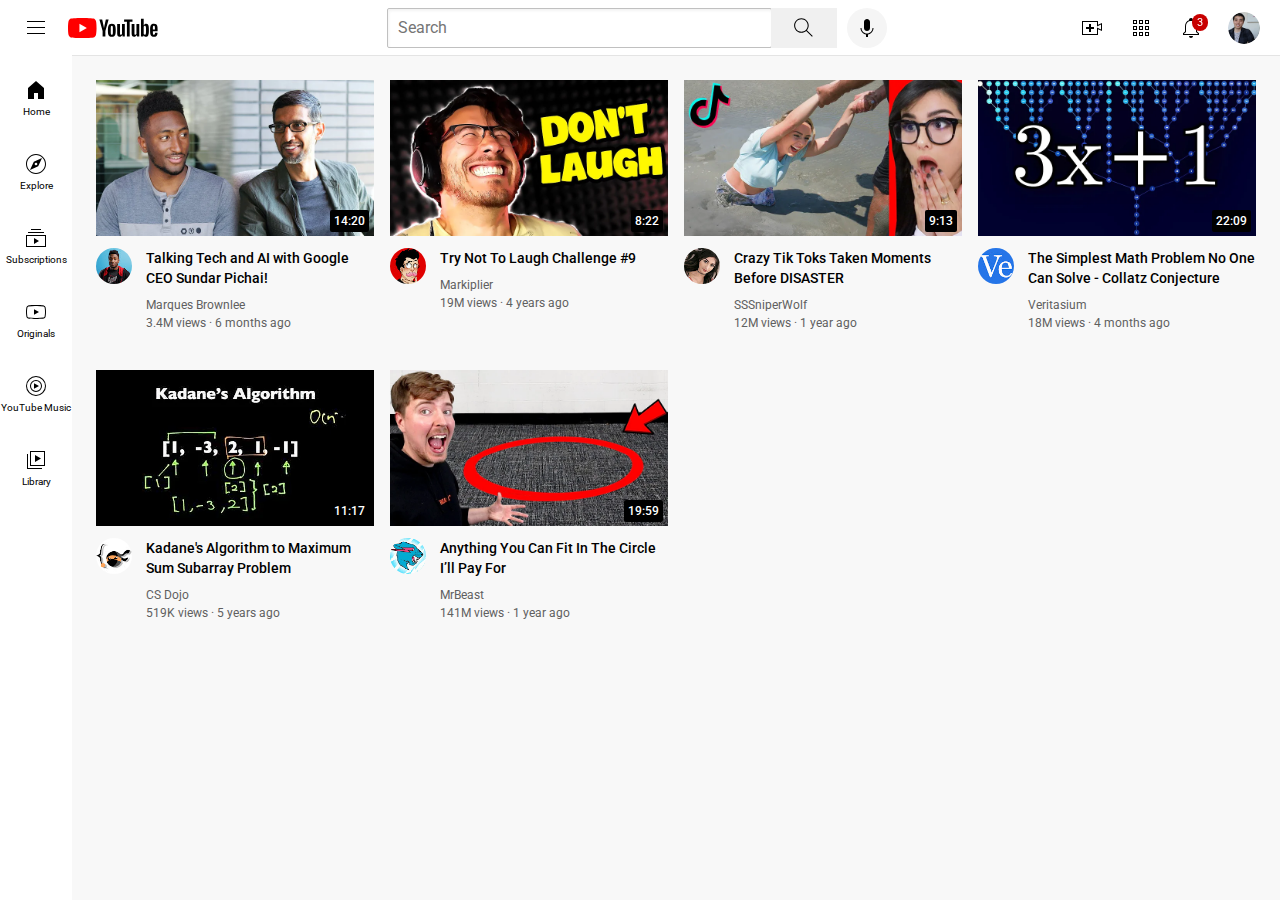
<file: index.html>
<!DOCTYPE html>
<html lang="en">
<head>
    <meta charset="UTF-8">
    <meta http-equiv="X-UA-Compatible" content="IE=edge">
    <meta name="viewport" content="width=device-width, initial-scale=1.0">
    <link rel="preconnect" href="https://fonts.googleapis.com">
<link rel="preconnect" href="https://fonts.gstatic.com" crossorigin>
<link href="https://fonts.googleapis.com/css2?family=Roboto:wght@400;500;700&display=swap" rel="stylesheet">
    <title>Youtube.com clone</title>
    <link rel="stylesheet" href="styles/general.css">
    <link rel="stylesheet" href="styles/header.css">
    <link rel="stylesheet" href="styles/video.css">
    <link rel="stylesheet" href="styles/sidebar.css">
   
        <!-- /* .thumbnail{
            width: 300px;
            height: 300px;
            object-fit: contain;
            object-position: bottom;
            border-width: 1px;
            border-style: solid;
            border-color: red;
        } */ -->
     
    
</head>
<body>
    <header class="header">
        <div class="left-section">
            <img class="hamburger-menu" src="icons/hamburger-menu.svg" >
            <img class="youtube-logo" src="icons/youtube-logo.svg" >
        </div>
        <div class="middle-section">
            <input class="search-bar" type="text" placeholder="Search">
            <button class="search-button">
                <img class="search-icon" src="icons/search.svg" >
                <div class="tooltip">Search</div>
            </button>
            <button class="voice-search-button">
                <img class="voice-search-icon" src="icons/voice-search-icon.svg" >
                <div class="tooltip">Search with your voice</div>
            </button>
        </div>
        <div class="right-section">
            <div class="upload-icon-container">
                <img class="upload-icon" src="icons/upload.svg" >
                <div class="tooltip">Create</div>
            </div>
            <div class="youtube-apps-icon-container">
                <img class="youtube-apps-icon" src="icons/youtube-apps.svg">
                <div class="tooltip">YouTube apps</div>
            </div>
            
            <div class="notification-icon-container">
                <img class="notification-icon" src="icons/notifications.svg" >
                <div class="notification-count">3</div>
                <div class="tooltip">Notifications</div>
            </div>
            
            <img class="current-user-picture" src="channel-pictures/my-channel.jpeg" alt="">
        </div>
        
    </header>
    <nav class="sidebar">
        <div class="sidebar-link">
            <img src="icons/home.svg" >
            <div>Home</div>
        </div>
        <div class="sidebar-link">
            <img src="icons/explore.svg" >
            <div>Explore</div>
        </div>
        <div class="sidebar-link">
            <img src="icons/subscriptions.svg" >
            <div>Subscriptions</div>
        </div>
        <div class="sidebar-link">
            <img src="icons/originals.svg" >
            <div>Originals</div>
        </div>
        <div class="sidebar-link">
            <img src="icons/youtube-music.svg" >
            <div>YouTube Music</div>
        </div>
        <div class="sidebar-link">
            <img src="icons/library.svg" >
            <div>Library</div>
        </div>
    </nav>
    <main>
        <section class="video-grid">
            <div class="video-preview">
                <div class="thumbnail-row">
                    <img class="thumbnail" src="thumbnails/thumbnail-1.webp">
                    <div class="video-time">14:20</div>
                </div>
                <div class="video-info-grid">
                    <div class="channel-picture">
                        <img  class="profile-picture" src="channel-pictures/channel-1.jpeg" >
                    </div class="video-info-grid">
                    <div class="video-info">
                        <p class="video-title">Talking Tech and AI with Google CEO Sundar Pichai!
                        </p>
                        <p class="video-author">
                            Marques Brownlee 
                        </p>
                        <p class="video-stats">
                            3.4M views &#183; 6 months ago
                        </p>
                    </div>
                    
                    
                </div>
                    
            </div>
            <div class="video-preview">
                <div class="thumbnail-row">
                    <img class="thumbnail" src="thumbnails/thumbnail-2.webp">
                    <div class="video-time">8:22</div>
                </div>
                <div class="video-info-grid">
                    <div class="channel-picture">
                        <img  class="profile-picture" src="channel-pictures/channel-2.jpeg" >
                    </div>
                    <div class="video-info">
                        <p class="video-title">Try Not To Laugh Challenge #9
                        </p>
                        <p class="video-author">
                            Markiplier 
                        </p>
                        <p class="video-stats">
                            19M views &#183; 4 years ago
                            
                        </p>
                    </div>
                    
                    
                </div>
                    
            </div>
            <div class="video-preview">
                <div class="thumbnail-row">
                    <img class="thumbnail" src="thumbnails/thumbnail-3.webp">
                    <div class="video-time">9:13</div>
                </div>
                <div class="video-info-grid">
                    <div class="channel-picture">
                        <img  class="profile-picture" src="channel-pictures/channel-3.jpeg" >
                    </div class="video-info-grid">
                    <div class="video-info">
                        <p class="video-title">Crazy Tik Toks Taken Moments Before DISASTER
                        </p>
                        <p class="video-author">
                            SSSniperWolf
                        </p>
                        <p class="video-stats">
                            12M views &#183; 1 year ago
                        </p>
                    </div>
                    
                    
                </div>
                    
            </div>
            <div class="video-preview">
                <div class="thumbnail-row">
                    <img class="thumbnail" src="thumbnails/thumbnail-4.webp">
                    <div class="video-time">22:09</div>
                </div>
                <div class="video-info-grid">
                    <div class="channel-picture">
                        <img  class="profile-picture" src="channel-pictures/channel-4.jpeg" >
                    </div>
                    <div class="video-info">
                        <p class="video-title">The Simplest Math Problem No One Can Solve - Collatz Conjecture
                        </p>
                        <p class="video-author">
                            Veritasium
                        </p>
                        <p class="video-stats">
                            18M views &#183; 4 months ago
                            
                        </p>
                    </div>
                    
                    
                </div>
                    
            </div>
            <div class="video-preview">
                <div class="thumbnail-row">
                    <img class="thumbnail" src="thumbnails/thumbnail-5.webp">
                    <div class="video-time">11:17</div>
                </div>
                <div class="video-info-grid">
                    <div class="channel-picture">
                        <img  class="profile-picture" src="channel-pictures/channel-5.jpeg" >
                    </div class="video-info-grid">
                    <div class="video-info">
                        <p class="video-title">
                            Kadane's Algorithm to Maximum Sum Subarray Problem
                        </p>
                        <p class="video-author">
                            CS Dojo
                        </p>
                        <p class="video-stats">
                            519K views &#183; 5 years ago
                        </p>
                    </div>
                    
                    
                </div>
                    
            </div>
            <div class="video-preview">
                <div class="thumbnail-row">
                    <img class="thumbnail" src="thumbnails/thumbnail-6.webp">
                    <div class="video-time">19:59</div>
                </div>
                <div class="video-info-grid">
                    <div class="channel-picture">
                        <img  class="profile-picture" src="channel-pictures/channel-6.jpeg" >
                    </div>
                    <div class="video-info">
                        <p class="video-title">Anything You Can Fit In The Circle I’ll Pay For
                        </p>
                        <p class="video-author">
                            MrBeast 
                        </p>
                        <p class="video-stats">
                            141M views &#183; 1 year ago
                            
                        </p>
                    </div>
                    
                    
                </div>
                    
            </div>
        </section>
    </main>
    
    
   
</body>
</html
</file>
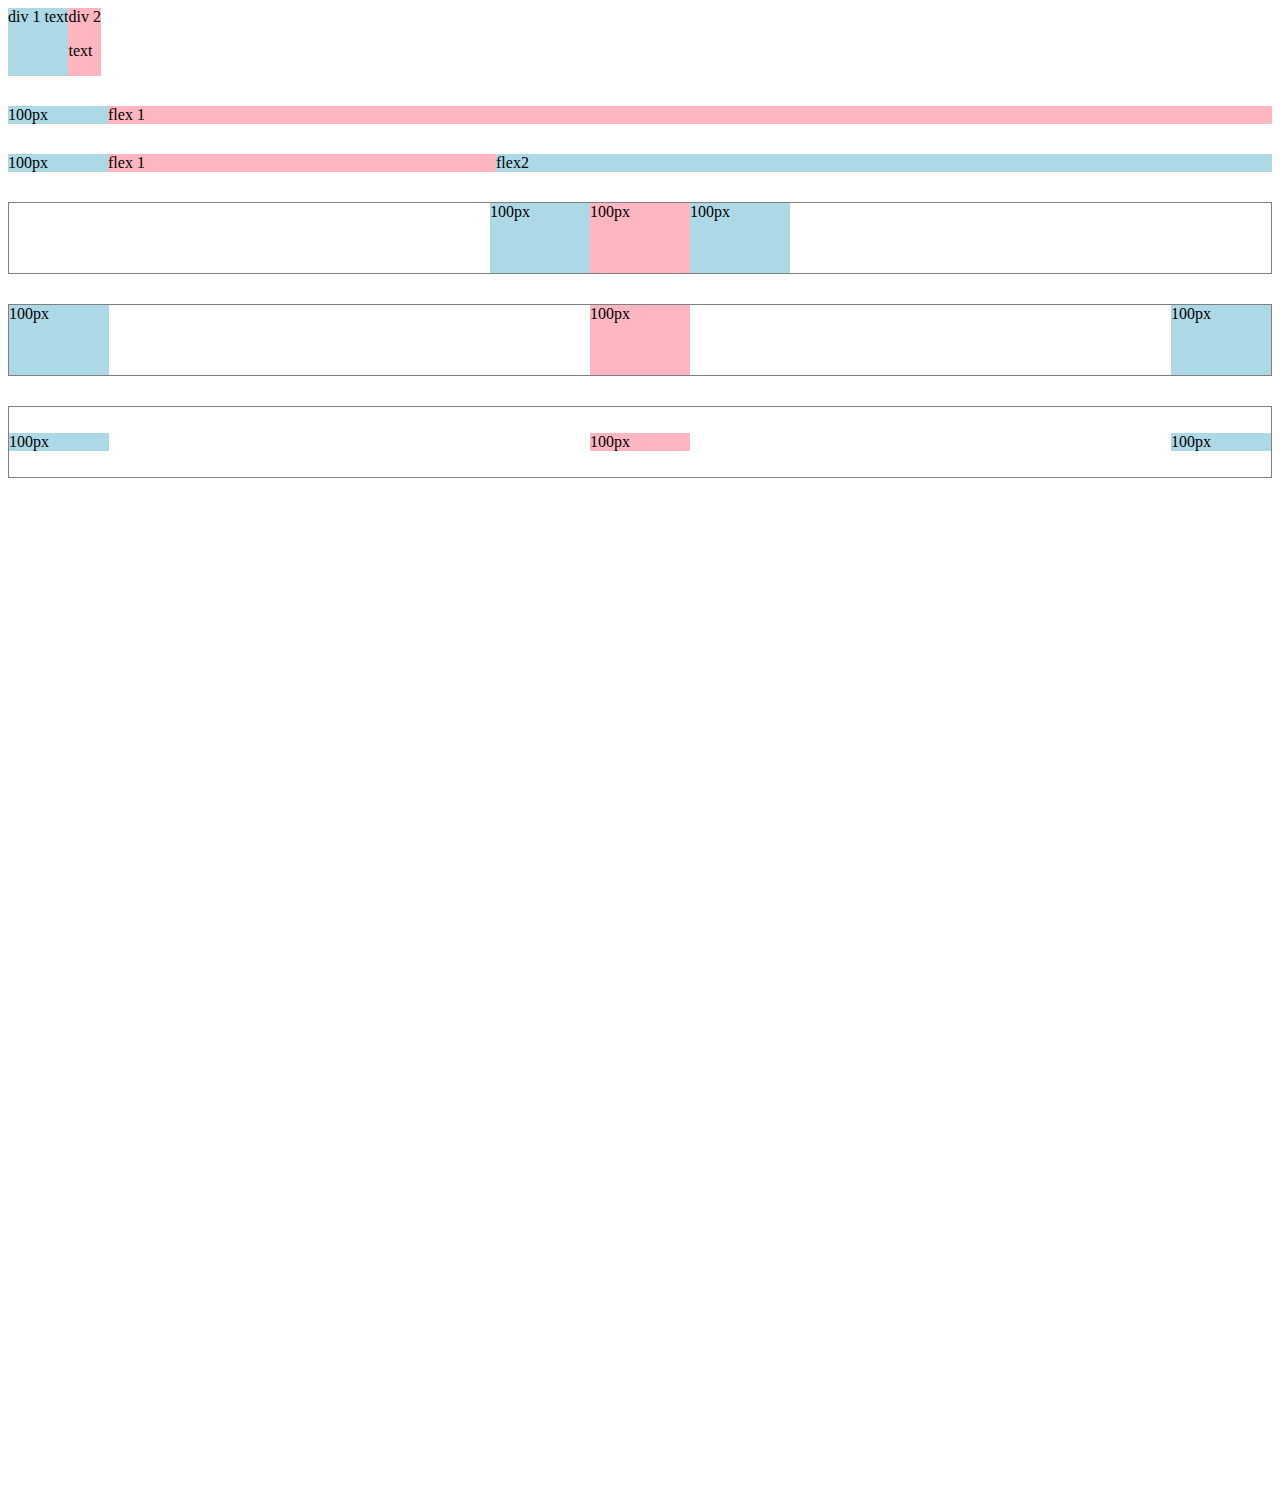
<file: flexbox.html>
<!DOCTYPE html>
<html lang="en">
<head>
    <meta charset="UTF-8">
    <meta http-equiv="X-UA-Compatible" content="IE=edge">
    <meta name="viewport" content="width=device-width, initial-scale=1.0">
    <title>Flexbox Practice</title>
</head>
<body style="padding-bottom: 1000px;">
     <div style="
     display: flex;
     flex-direction: row;
     ">
         <div style="background-color: lightblue;">div 1 text</div>
         <div style="background-color: lightpink;">div 2 <p>text</p></div>
     </div>
     <div style="
     margin-top: 30px;
        display: flex;
        flex-direction: row;
        ">
            <div style="background-color: lightblue; width: 100px;">100px</div>
            <div style="background-color: lightpink;
            flex: 1;">flex 1</div>
     </div>
     <div style="
     margin-top: 30px;
        display: flex;
        flex-direction: row;
        ">
            <div style="background-color: lightblue; width: 
            100px;">100px</div>
            <div style="background-color: lightpink;
            flex: 1;">flex 1</div>
             <div style="background-color: lightblue; width: 
             100px; flex: 2;">flex2</div>
     </div>
     <div style="
     margin-top: 30px;
     height: 70px;
     border-width: 1px;
     border-style: solid;
     border-color: gray;
        display: flex;
        flex-direction: row;
        justify-content: center;
        ">
            <div style="background-color: lightblue; width: 
            100px;">100px</div>
            <div style="background-color: lightpink;
            width: 100px;">100px</div>
             <div style="background-color: lightblue; width: 
             100px; ;">100px</div>
     </div>
     <div style="
     margin-top: 30px;
     height: 70px;
     border-width: 1px;
     border-style: solid;
     border-color: gray;
        display: flex;
        flex-direction: row;
        justify-content: space-between;
        ">
            <div style="background-color: lightblue; width: 
            100px;">100px</div>
            <div style="background-color: lightpink;
            width: 100px;">100px</div>
             <div style="background-color: lightblue; width: 
             100px; ;">100px</div>
     </div>
     <div style="
     margin-top: 30px;
     height: 70px;
     border-width: 1px;
     border-style: solid;
     border-color: gray;
        display: flex;
        flex-direction: row;
        justify-content: space-between;
        align-items: center;
        ">
            <div style="background-color: lightblue; width: 
            100px;">100px</div>
            <div style="background-color: lightpink;
            width: 100px;">100px</div>
             <div style="background-color: lightblue; width: 
             100px; ;">100px</div>
     </div>
</body>
</html>
</file>
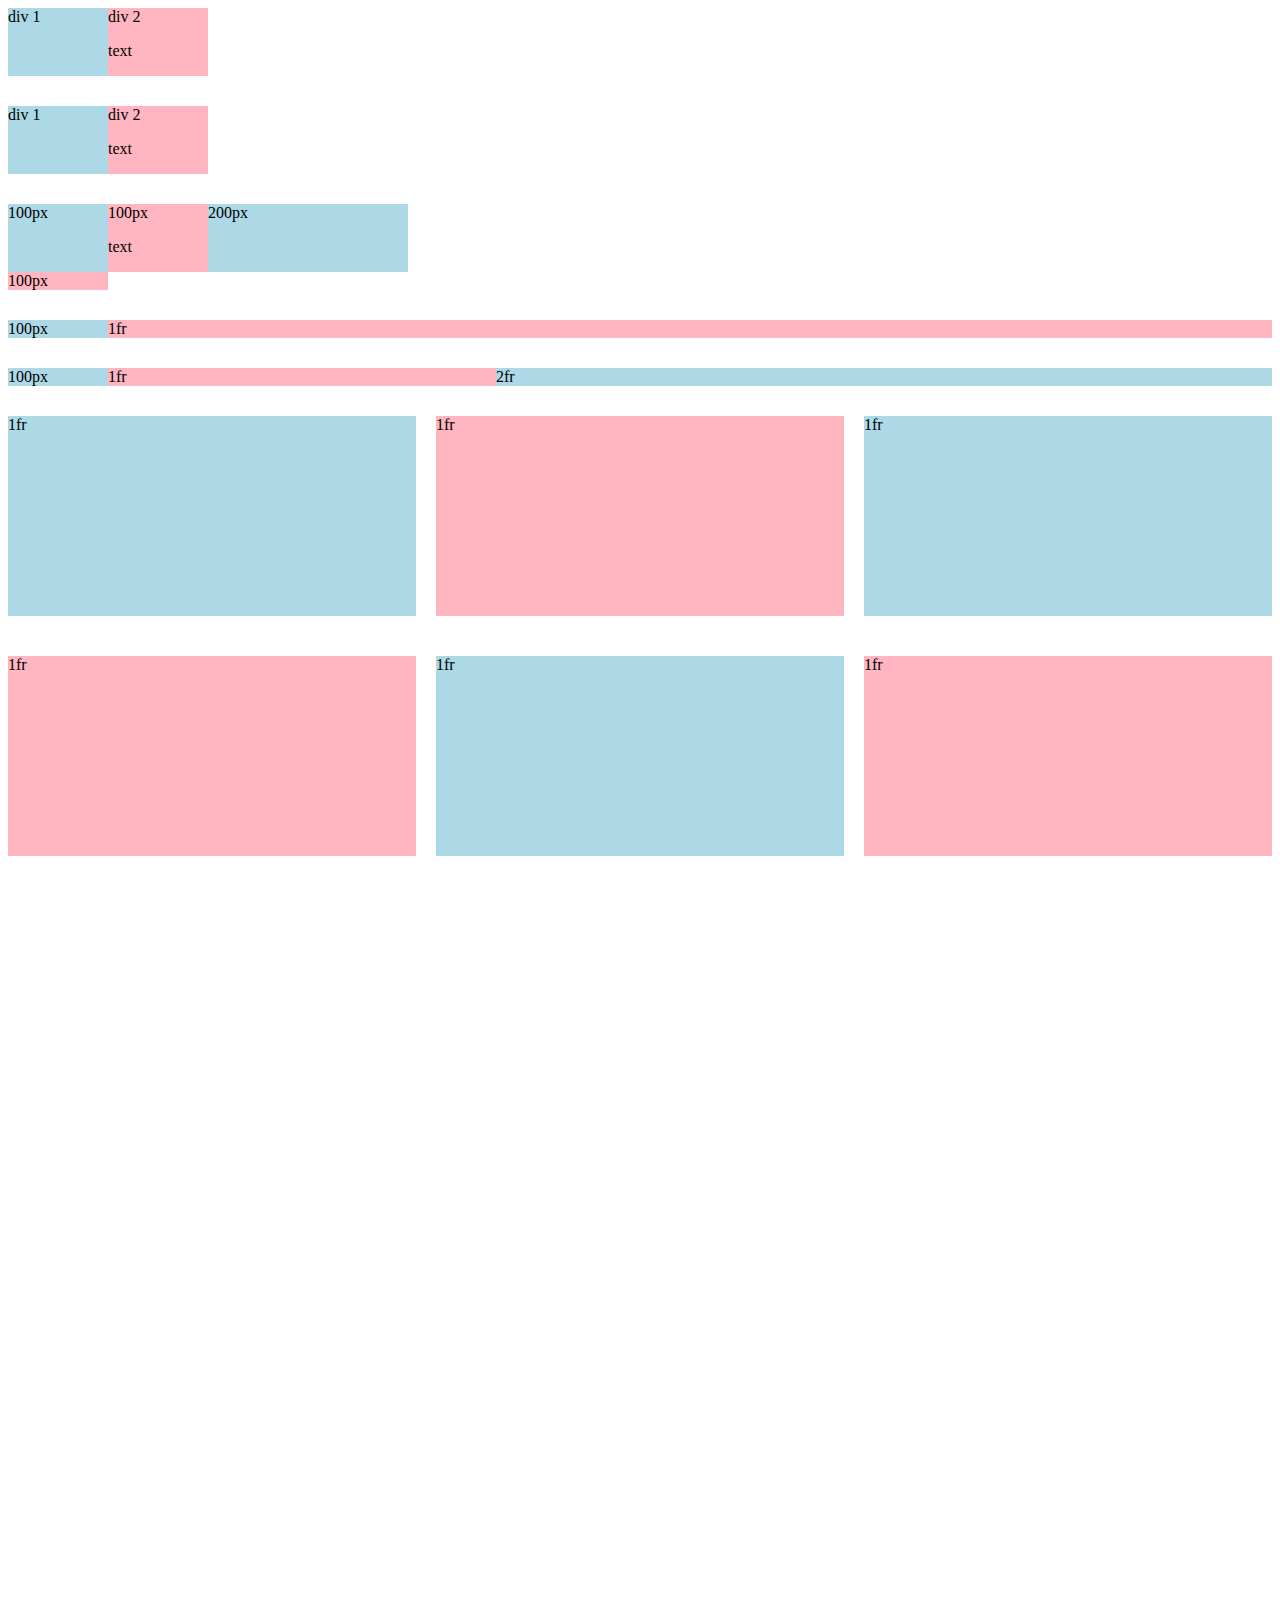
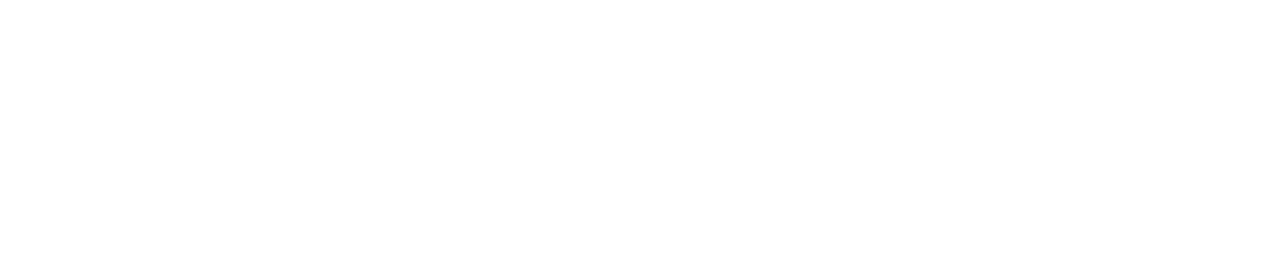
<file: grid.html>
<!DOCTYPE html>
<html lang="en">
<head>
    <meta charset="UTF-8">
    <meta http-equiv="X-UA-Compatible" content="IE=edge">
    <meta name="viewport" content="width=device-width, initial-scale=1.0">
    <title>Grid Practice</title>
</head>
<body style="padding-bottom: 1000px;">
    <div style="
   
    display: grid;
    grid-template-columns: 100px 100px;
    ">
        <div style="background-color: lightblue;"> div 1</div>
        <div style="background-color: lightpink;">div 2<p>text</p></div>
    </div>
    <div style="
     margin-top: 30px;
    display: grid;
    grid-template-columns: 100px 100px;
    ">
        <div style="background-color: lightblue;"> div 1</div>
        <div style="background-color: lightpink;">div 2<p>text</p></div>
    </div>
    <div style="
     margin-top: 30px;
    display: grid;
    grid-template-columns: 100px 100px 200px;
    ">
        <div style="background-color: lightblue;"> 100px</div>
        <div style="background-color: lightpink;">100px<p>text</p></div>
        <div style="background-color: lightblue;"> 200px</div>
        <div style="background-color: lightpink;">100px</div>
    </div>
    <div style="
     margin-top: 30px;
    display: grid;
    grid-template-columns: 100px 1fr;
    ">
        <div style="background-color: lightblue;"> 100px</div>
        <div style="background-color: lightpink;">1fr</div>
        
    </div>
    <div style="
     margin-top: 30px;
    display: grid;
    grid-template-columns: 100px 1fr 2fr;
    ">
        <div style="background-color: lightblue;"> 100px</div>
        <div style="background-color: lightpink;">1fr</div>
        <div style="background-color: lightblue;"> 2fr</div>
        
    </div>
    <div style="
     margin-top: 30px;
    display: grid;
    grid-template-columns: 1fr 1fr 1fr;
    column-gap: 20px;
    row-gap: 40px;
    ">
        <div style="background-color: lightblue; height: 200px;" > 1fr</div>
        <div style="background-color: lightpink; height: 200px;">1fr</div>
        <div style="background-color: lightblue; height: 200px; "> 1fr</div>
        <div style="background-color: lightpink; height: 200px;">1fr</div>
        <div style="background-color: lightblue; height: 200px; "> 1fr</div>
        <div style="background-color: lightpink; height: 200px;">1fr</div>
        
    </div>
</body>
</html>
</file>
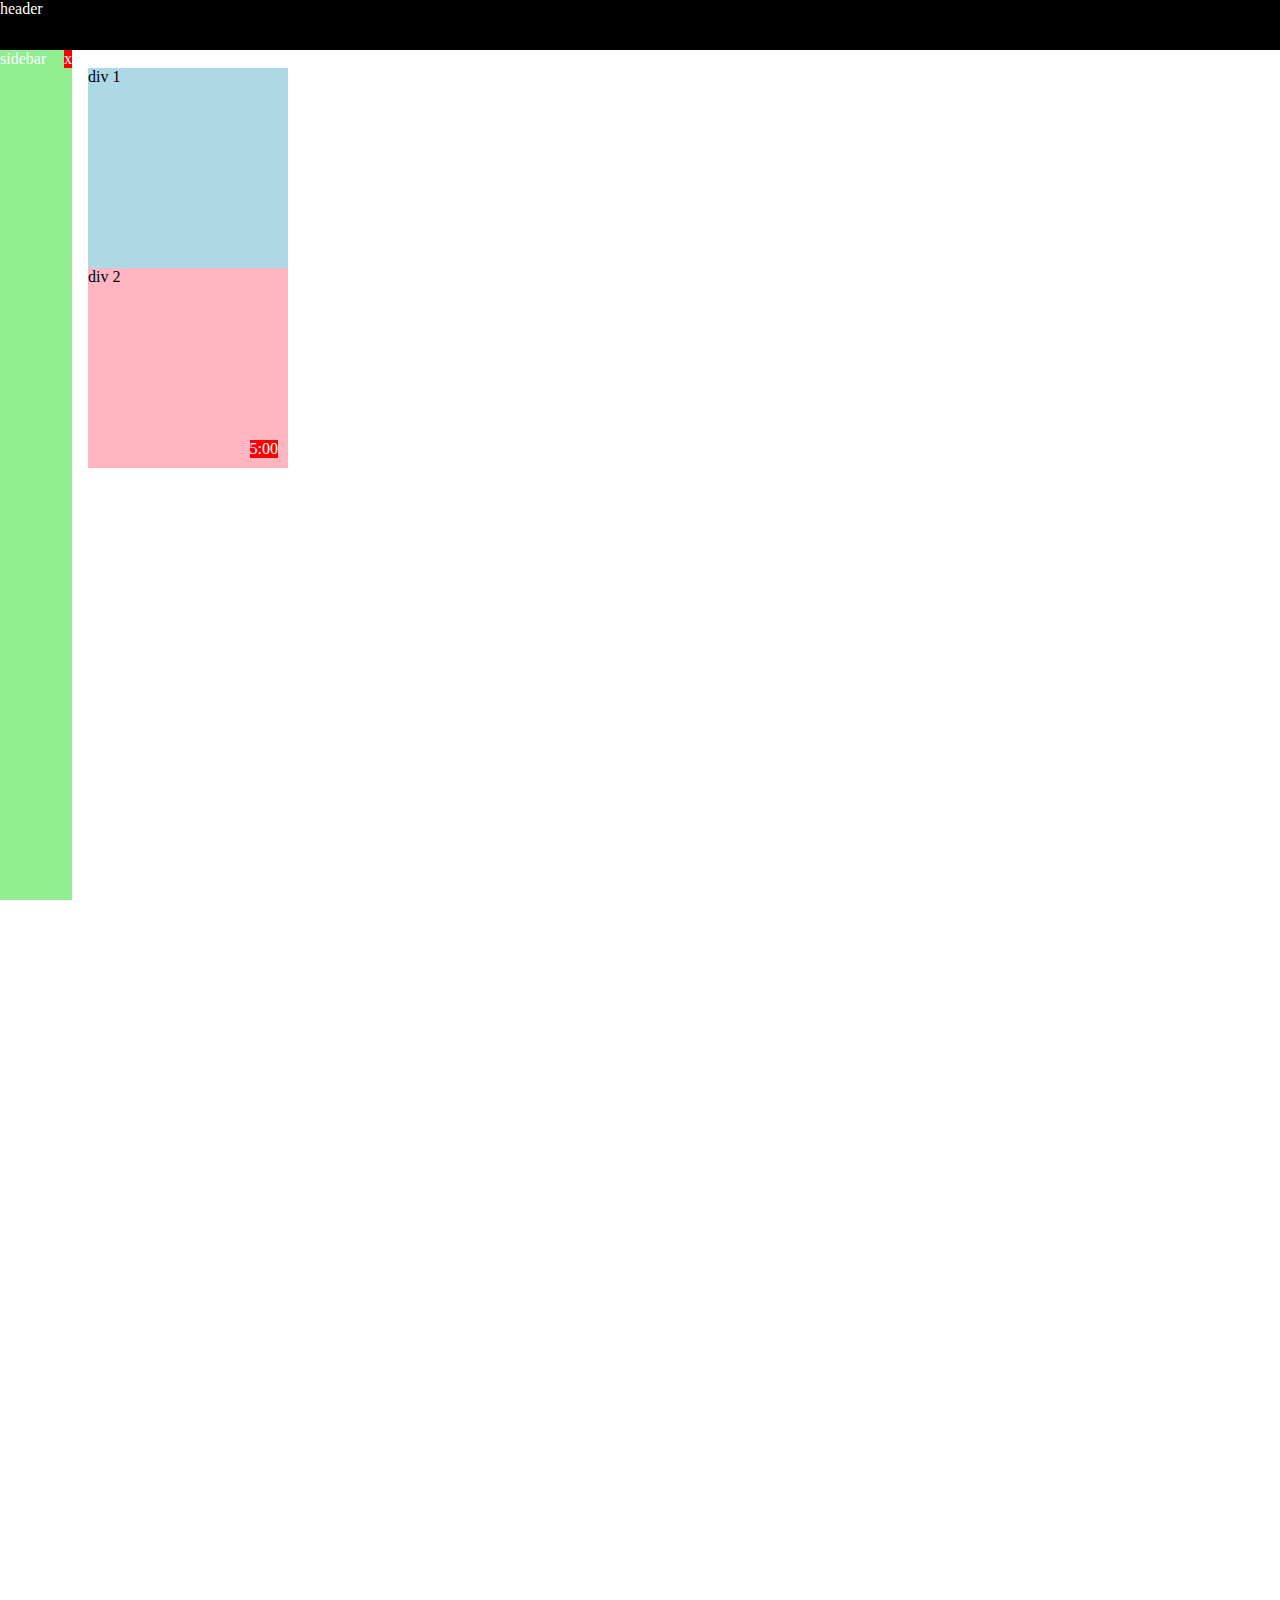
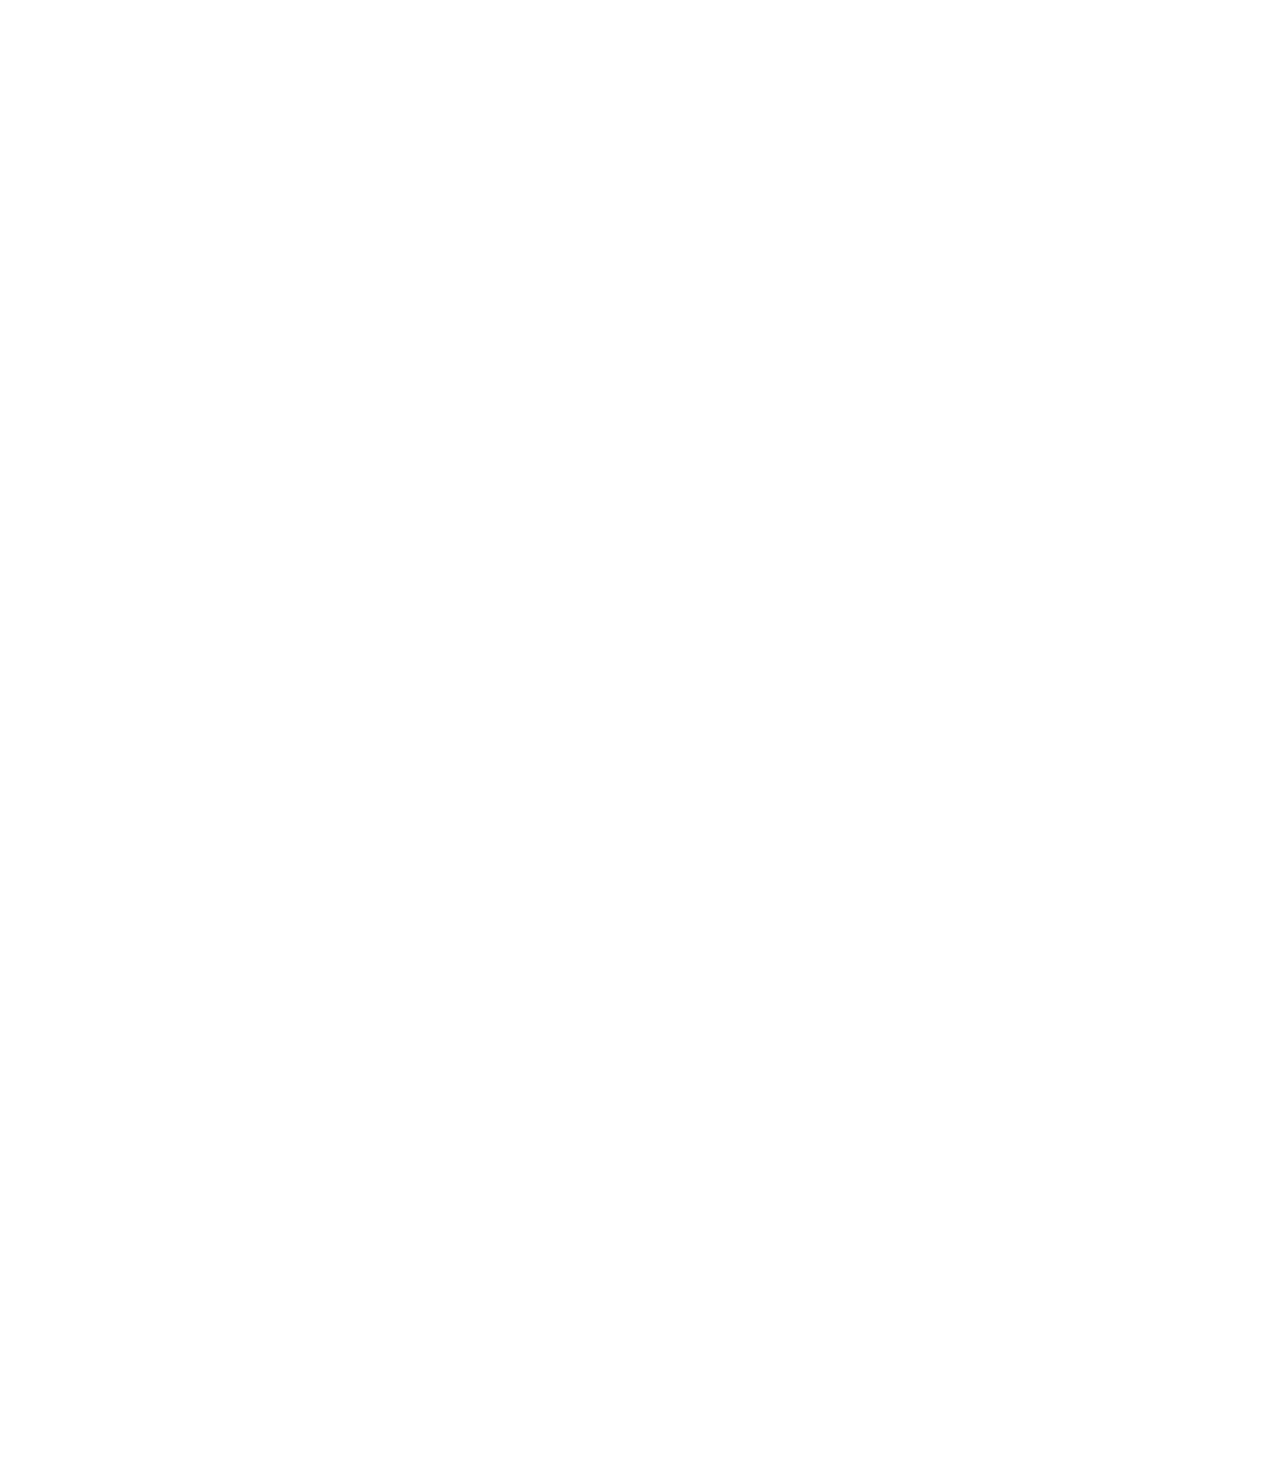
<file: position.html>
<!DOCTYPE html>
<html lang="en">
<head>
    <meta charset="UTF-8">
    <meta http-equiv="X-UA-Compatible" content="IE=edge">
    <meta name="viewport" content="width=device-width, initial-scale=1.0">
    <title>Position Practice</title>
</head>
<body style="height: 3000px;
        padding-top: 60px;
        padding-left: 80px;">
    <div style="background-color: black;
    color:white;
    position: fixed;
    top: 0px;
    left: 0px;
    height: 50px;
    right: 0px;
    z-index: 100;
    ">header</div>
    <div style="
    background-color: lightgreen;
    color:white;
    position: fixed;
    left: 0;
    bottom: 0;
    top: 50px;
    width: 72px;
    ">
    sidebar
    <div style="
    position:absolute; 
    background-color: red;
    color: white ;
    right: 0px;
    top: 0px;
    z-index: 2;
    ">x</div>
    </div>

   

    <div style="
    position:absolute; 
    background-color: red;
    color: white ;
    left: 10px;
    top: 10px;
    z-index: 2;
    ">absolute</div>
    <div style="background-color: lightblue; 
    height:200px;
    width: 200px;
    position: static;
 
    ">div 1</div>
    <div style="background-color: lightpink; 
    height:200px;
    width: 200px;
    position: relative;">div 2
    <div style="
    position:absolute; 
    background-color: red;
    color: white ;
   bottom: 10px;
   right: 10px;
    ">5:00</div>    
</div>
</body>
</html>
</file>
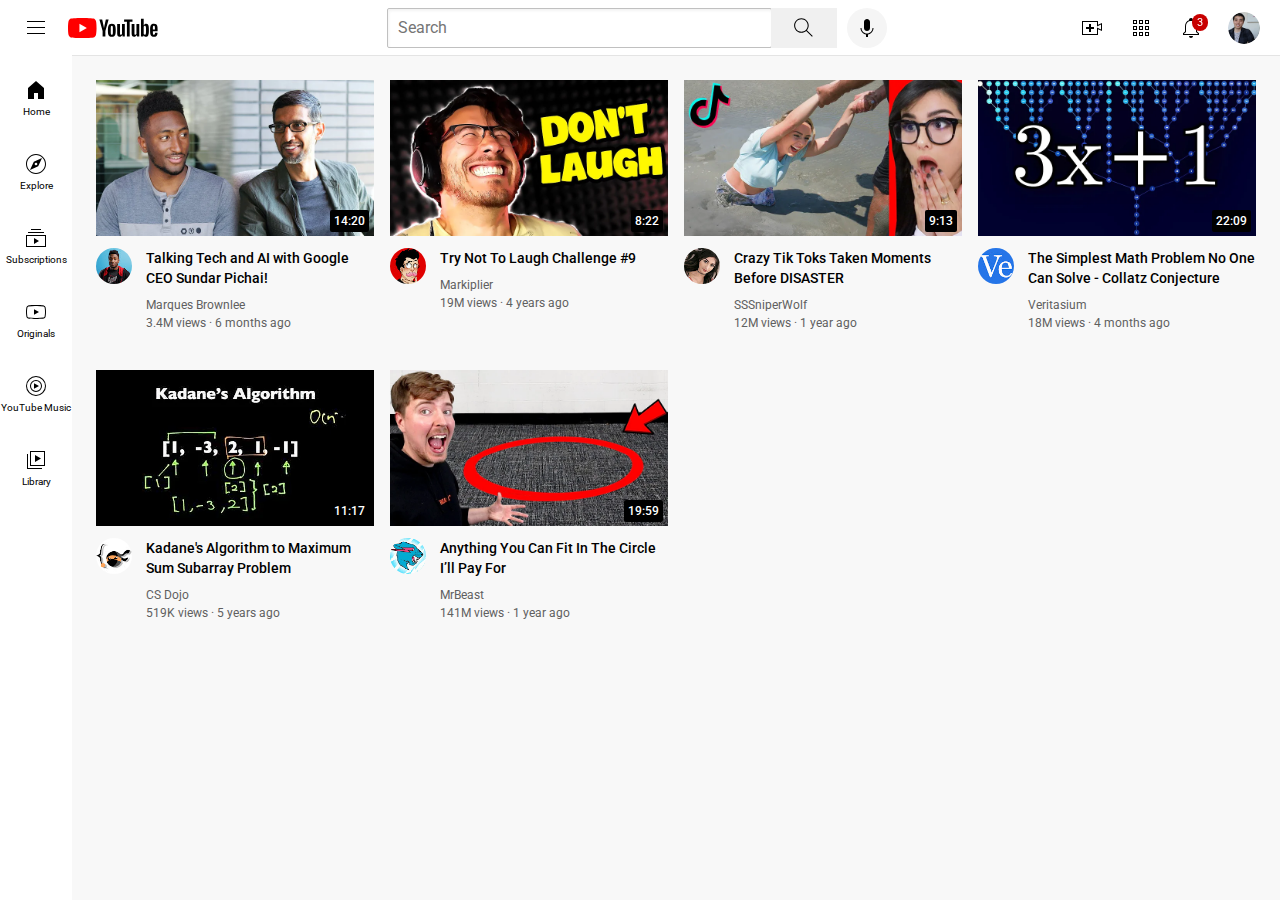
<file: youtube.html>
<!DOCTYPE html>
<html lang="en">
<head>
    <meta charset="UTF-8">
    <meta http-equiv="X-UA-Compatible" content="IE=edge">
    <meta name="viewport" content="width=device-width, initial-scale=1.0">
    <link rel="preconnect" href="https://fonts.googleapis.com">
<link rel="preconnect" href="https://fonts.gstatic.com" crossorigin>
<link href="https://fonts.googleapis.com/css2?family=Roboto:wght@400;500;700&display=swap" rel="stylesheet">
    <title>Youtube.com clone</title>
    <link rel="stylesheet" href="styles/general.css">
    <link rel="stylesheet" href="styles/header.css">
    <link rel="stylesheet" href="styles/video.css">
    <link rel="stylesheet" href="styles/sidebar.css">
   
        <!-- /* .thumbnail{
            width: 300px;
            height: 300px;
            object-fit: contain;
            object-position: bottom;
            border-width: 1px;
            border-style: solid;
            border-color: red;
        } */ -->
     
    
</head>
<body>
    <header class="header">
        <div class="left-section">
            <img class="hamburger-menu" src="icons/hamburger-menu.svg" >
            <img class="youtube-logo" src="icons/youtube-logo.svg" >
        </div>
        <div class="middle-section">
            <input class="search-bar" type="text" placeholder="Search">
            <button class="search-button">
                <img class="search-icon" src="icons/search.svg" >
                <div class="tooltip">Search</div>
            </button>
            <button class="voice-search-button">
                <img class="voice-search-icon" src="icons/voice-search-icon.svg" >
                <div class="tooltip">Search with your voice</div>
            </button>
        </div>
        <div class="right-section">
            <div class="upload-icon-container">
                <img class="upload-icon" src="icons/upload.svg" >
                <div class="tooltip">Create</div>
            </div>
            <div class="youtube-apps-icon-container">
                <img class="youtube-apps-icon" src="icons/youtube-apps.svg">
                <div class="tooltip">YouTube apps</div>
            </div>
            
            <div class="notification-icon-container">
                <img class="notification-icon" src="icons/notifications.svg" >
                <div class="notification-count">3</div>
                <div class="tooltip">Notifications</div>
            </div>
            
            <img class="current-user-picture" src="channel-pictures/my-channel.jpeg" alt="">
        </div>
        
    </header>
    <nav class="sidebar">
        <div class="sidebar-link">
            <img src="icons/home.svg" >
            <div>Home</div>
        </div>
        <div class="sidebar-link">
            <img src="icons/explore.svg" >
            <div>Explore</div>
        </div>
        <div class="sidebar-link">
            <img src="icons/subscriptions.svg" >
            <div>Subscriptions</div>
        </div>
        <div class="sidebar-link">
            <img src="icons/originals.svg" >
            <div>Originals</div>
        </div>
        <div class="sidebar-link">
            <img src="icons/youtube-music.svg" >
            <div>YouTube Music</div>
        </div>
        <div class="sidebar-link">
            <img src="icons/library.svg" >
            <div>Library</div>
        </div>
    </nav>
    <main>
        <section class="video-grid">
            <div class="video-preview">
                <div class="thumbnail-row">
                    <img class="thumbnail" src="thumbnails/thumbnail-1.webp">
                    <div class="video-time">14:20</div>
                </div>
                <div class="video-info-grid">
                    <div class="channel-picture">
                        <img  class="profile-picture" src="channel-pictures/channel-1.jpeg" >
                    </div class="video-info-grid">
                    <div class="video-info">
                        <p class="video-title">Talking Tech and AI with Google CEO Sundar Pichai!
                        </p>
                        <p class="video-author">
                            Marques Brownlee 
                        </p>
                        <p class="video-stats">
                            3.4M views &#183; 6 months ago
                        </p>
                    </div>
                    
                    
                </div>
                    
            </div>
            <div class="video-preview">
                <div class="thumbnail-row">
                    <img class="thumbnail" src="thumbnails/thumbnail-2.webp">
                    <div class="video-time">8:22</div>
                </div>
                <div class="video-info-grid">
                    <div class="channel-picture">
                        <img  class="profile-picture" src="channel-pictures/channel-2.jpeg" >
                    </div>
                    <div class="video-info">
                        <p class="video-title">Try Not To Laugh Challenge #9
                        </p>
                        <p class="video-author">
                            Markiplier 
                        </p>
                        <p class="video-stats">
                            19M views &#183; 4 years ago
                            
                        </p>
                    </div>
                    
                    
                </div>
                    
            </div>
            <div class="video-preview">
                <div class="thumbnail-row">
                    <img class="thumbnail" src="thumbnails/thumbnail-3.webp">
                    <div class="video-time">9:13</div>
                </div>
                <div class="video-info-grid">
                    <div class="channel-picture">
                        <img  class="profile-picture" src="channel-pictures/channel-3.jpeg" >
                    </div class="video-info-grid">
                    <div class="video-info">
                        <p class="video-title">Crazy Tik Toks Taken Moments Before DISASTER
                        </p>
                        <p class="video-author">
                            SSSniperWolf
                        </p>
                        <p class="video-stats">
                            12M views &#183; 1 year ago
                        </p>
                    </div>
                    
                    
                </div>
                    
            </div>
            <div class="video-preview">
                <div class="thumbnail-row">
                    <img class="thumbnail" src="thumbnails/thumbnail-4.webp">
                    <div class="video-time">22:09</div>
                </div>
                <div class="video-info-grid">
                    <div class="channel-picture">
                        <img  class="profile-picture" src="channel-pictures/channel-4.jpeg" >
                    </div>
                    <div class="video-info">
                        <p class="video-title">The Simplest Math Problem No One Can Solve - Collatz Conjecture
                        </p>
                        <p class="video-author">
                            Veritasium
                        </p>
                        <p class="video-stats">
                            18M views &#183; 4 months ago
                            
                        </p>
                    </div>
                    
                    
                </div>
                    
            </div>
            <div class="video-preview">
                <div class="thumbnail-row">
                    <img class="thumbnail" src="thumbnails/thumbnail-5.webp">
                    <div class="video-time">11:17</div>
                </div>
                <div class="video-info-grid">
                    <div class="channel-picture">
                        <img  class="profile-picture" src="channel-pictures/channel-5.jpeg" >
                    </div class="video-info-grid">
                    <div class="video-info">
                        <p class="video-title">
                            Kadane's Algorithm to Maximum Sum Subarray Problem
                        </p>
                        <p class="video-author">
                            CS Dojo
                        </p>
                        <p class="video-stats">
                            519K views &#183; 5 years ago
                        </p>
                    </div>
                    
                    
                </div>
                    
            </div>
            <div class="video-preview">
                <div class="thumbnail-row">
                    <img class="thumbnail" src="thumbnails/thumbnail-6.webp">
                    <div class="video-time">19:59</div>
                </div>
                <div class="video-info-grid">
                    <div class="channel-picture">
                        <img  class="profile-picture" src="channel-pictures/channel-6.jpeg" >
                    </div>
                    <div class="video-info">
                        <p class="video-title">Anything You Can Fit In The Circle I’ll Pay For
                        </p>
                        <p class="video-author">
                            MrBeast 
                        </p>
                        <p class="video-stats">
                            141M views &#183; 1 year ago
                            
                        </p>
                    </div>
                    
                    
                </div>
                    
            </div>
        </section>
    </main>
    
    
   
</body>
</html
</file>
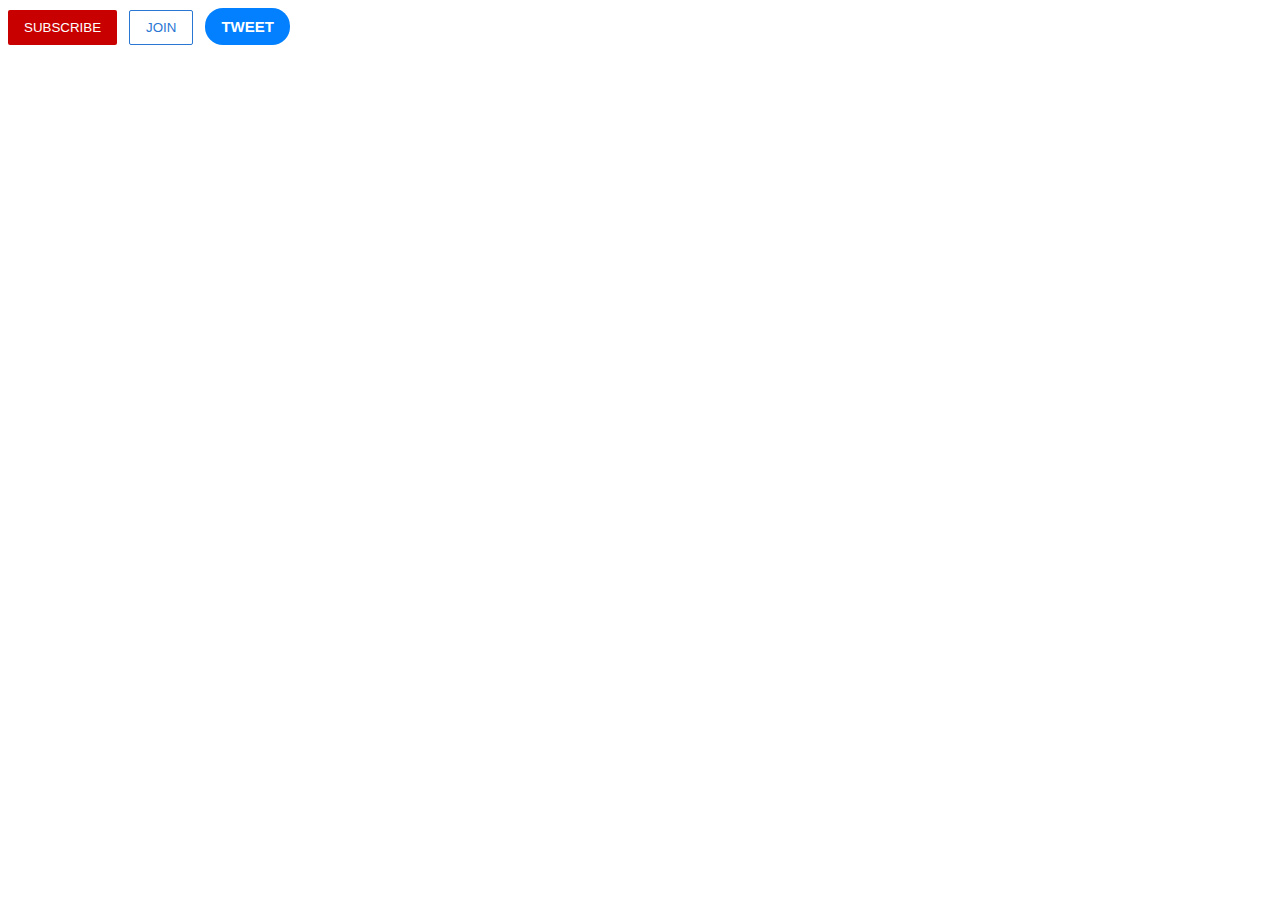
<file: into-to-html/buttons.html>
<!DOCTYPE html>
<html lang="en">
<head>
    <meta charset="UTF-8">
    <meta http-equiv="X-UA-Compatible" content="IE=edge">
    <meta name="viewport" content="width=device-width, initial-scale=1.0">
    <title>Buttons Practice</title>
   <link rel="stylesheet" href="styles/buttons.css">
</head>
<body>
    <button class="subscribe-button">
        SUBSCRIBE
    </button>
<button class="join-button">
    JOIN
</button>
<button class="tweet-button">
    TWEET
</button>
</body>
</html>
</file>
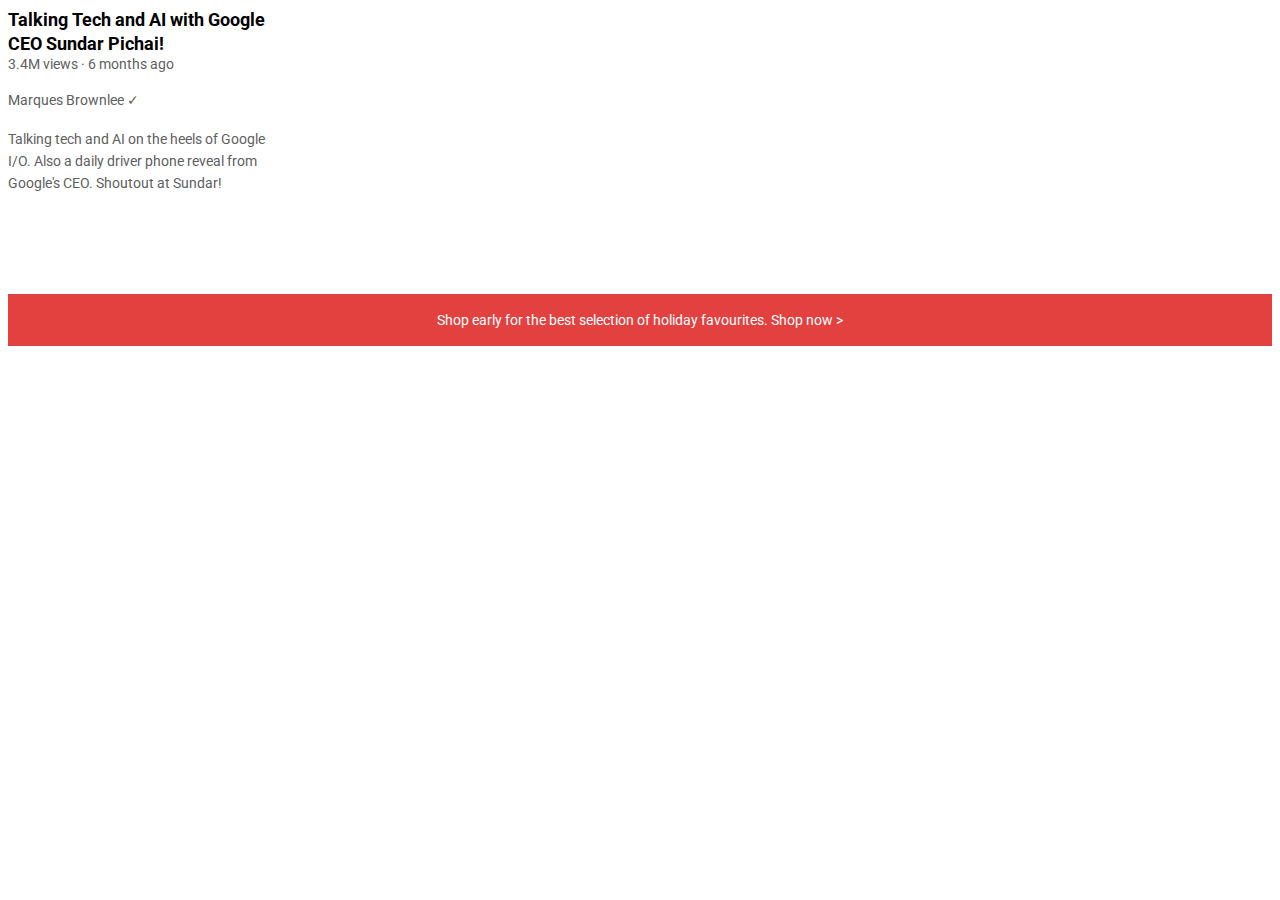
<file: into-to-html/text.html>
<!DOCTYPE html>
<html lang="en">
<head>
    <meta charset="UTF-8">
    <meta http-equiv="X-UA-Compatible" content="IE=edge">
    <meta name="viewport" content="width=device-width, initial-scale=1.0">
    <link rel="preconnect" href="https://fonts.googleapis.com">
<link rel="preconnect" href="https://fonts.gstatic.com" crossorigin>
<link href="https://fonts.googleapis.com/css2?family=Roboto:wght@400;700&display=swap" rel="stylesheet">
    <title>Text Practice</title>
    <link rel="stylesheet" href="styles/text.css">
</head>
<body>
    
    <p class="video-title">Talking Tech and AI with Google CEO Sundar Pichai!
        </p>
        <p class="video-stats">
            3.4M views &#183; 6 months ago
        </p>
        <p class="video-author">
            Marques Brownlee &#10003;
        </p>
        <p class="video-description">
            Talking tech and AI on the heels of Google I/O. 
            Also a daily driver phone reveal from Google's CEO.
            Shoutout at Sundar!
        </p>
        <p class="apple-text">
            Shop early for the best selection of holiday
            favourites. <span class="shop-link">Shop now</span> &#62;
        </p>
</body>
</html>
</file>
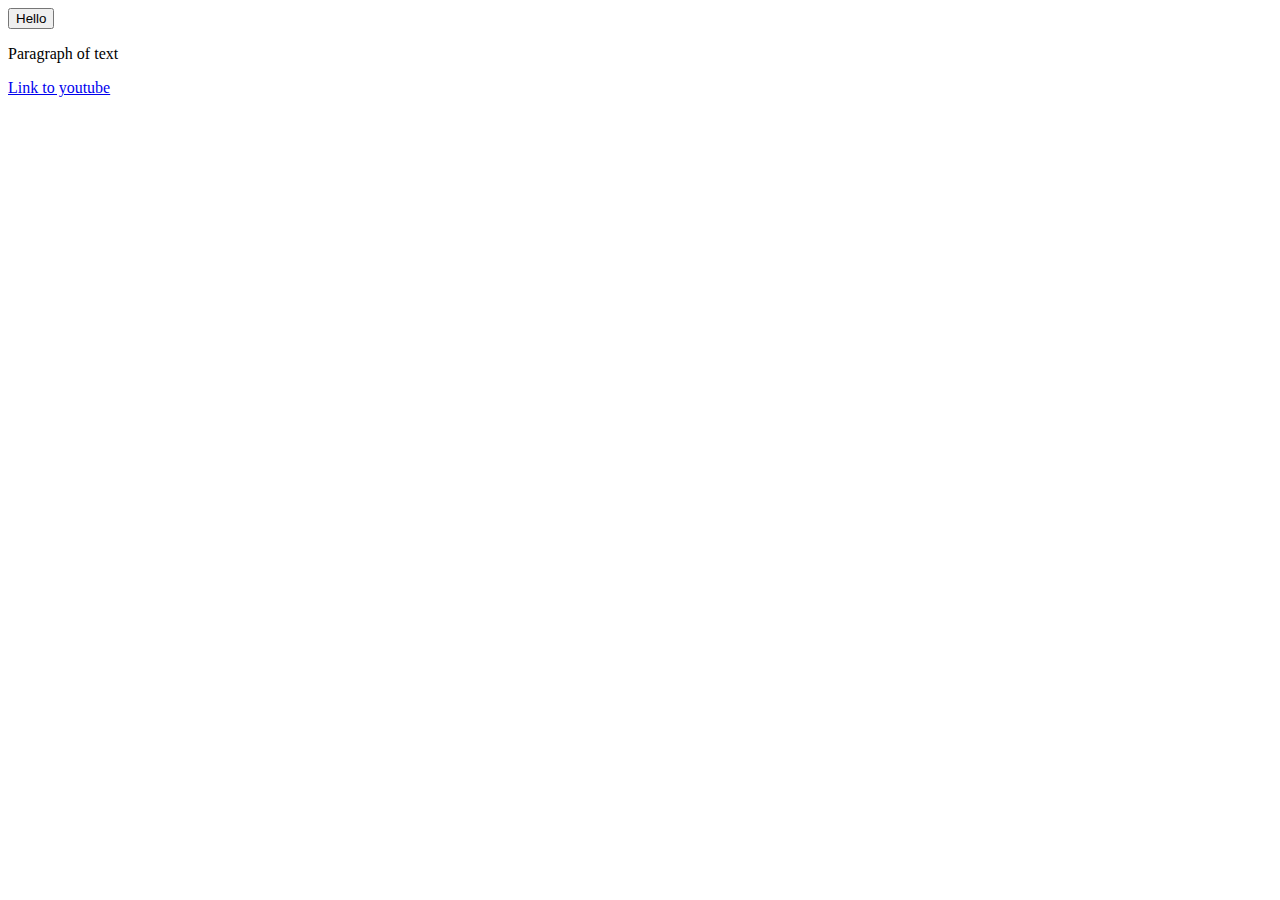
<file: into-to-html/webstie.html>
<!DOCTYPE html>
<html lang="en">
<head>
    <meta charset="UTF-8">
    <meta http-equiv="X-UA-Compatible" content="IE=edge">
    <meta name="viewport" content="width=device-width, initial-scale=1.0">
    <title>Document</title>
</head>
<body>
    <button>Hello</button>
<p>Paragraph of text</p>
<a href="https://www.youtube.com/" 
 target="_blank">Link to youtube</a>
</body>
</html>
</file>
<file: styles/general.css>
p{
    /* font-family: Roboto, Arial; */
    margin-top: 0;
    margin-bottom: 0;
    
}
body{
    margin: 0;
    padding-top: 80px;
    padding-left: 96px;
    padding-right: 24px;
    background-color: rgb(248, 248, 248);
    font-family: Roboto, Arial;
    
}
</file>
<file: styles/header.css>
/* .search-bar{
    font-size: 20px;
    margin-left: 12px;
   
} */
.header{
    height: 55px;

    display: flex;
    flex-direction: row;
    justify-content: space-between;
    position: fixed;
    top: 0;
    left: 0;
    right: 0;
    
    background-color: white;
    border-bottom-width: 1px;
    border-bottom-style: solid;
    border-bottom-color: rgb(228,228,228);
    z-index: 100;
}
.left-section{
   
    align-items: center;
    display: flex;
}
.middle-section{
   
    flex: 1;
    margin-left: 70px;
    margin-right: 35px;
    max-width: 500px;
    display: flex;
    align-items: center;
}
.search-bar{
    flex: 1;
    height: 36px;
    padding-left: 10px;
    font-size: 16px;
    border: 1px solid rgb(192, 192, 192);;
   
    
    border-radius: 2px;
    box-shadow: inset 1px 2px 3px rgba(0,0,0,0.05);
    width: 0;
}
.search-bar::placeholder{
    font-family: Roboto, Arial;
    font-size: 16px;
   
}
.search-button{
    height: 40px;
    width: 66px;
    background-color: rgb(240,240,240);
    border-width: 1px;
    border-style: solid;
    border-color: rgb(240,240,240);
    margin-left: -1px;
    margin-right: 10px;
    position: relative;
}
.search-button, .voice-search-button,
.upload-icon-container, 
.youtube-apps-icon-container,
.notification-icon-container{
    position: relative;
    display: flex;
    justify-content: center;
    align-items: center;
}
.search-button .tooltip, 
.voice-search-button .tooltip,
.upload-icon-container .tooltip,
.youtube-apps-icon-container .tooltip,
.notification-icon-container .tooltip{
    font-family: Roboto,Arial;
    position: absolute;
    background-color: gray;
    color: white;
    padding-top: 4px;
    padding-bottom: 4px;
    padding-left: 8px;
    padding-right: 8px;
    border-radius: 2px;
    font-size: 12px;
    bottom: -30px;
    opacity: 0;
    transition: opacity 0.15s;
    pointer-events: none;
    white-space: nowrap;
}
.search-button:hover .tooltip,
.voice-search-button:hover .tooltip,
.upload-icon-container:hover .tooltip,
.youtube-apps-icon-container:hover .tooltip,
.notification-icon-container:hover .tooltip
{
    opacity: 1;
}
.search-icon{
    height: 25px;
    
}
.voice-search-button{
    height: 40px;
    width: 40px;
    border-radius: 20px;
    border: none;
    background-color: rgb(245,245,245);
}
.voice-search-icon{
    height: 24px;
    
    
}
.right-section{
    flex-shrink: 0;
    width: 180px;
    display: flex;
    align-items: center;
    justify-content: space-between;
    margin-right: 20px;
}
.upload-icon{
    height: 24px;
}
.youtube-apps-icon{
    height: 24px;
}
.notification-icon{
    height: 24px;
}
.notification-icon-container{
    position: relative;
}
.notification-count{
    position: absolute;
    top: -2px;
    right: -5px;
    background-color: rgb(200,0,0);
    color: white;
    font-weight: Roboto, Arial;
    font-size: 11px;
    padding-left: 5px;
    padding-right: 5px;
    padding-top: 2px;
    padding-bottom: 2px;
    border-radius: 10px;
}
.current-user-picture{
    height: 32px;
    border-radius: 16px;
}
.hamburger-menu{
    height: 24px;
    margin-left: 24px;
    margin-right: 20px;
}
.youtube-logo{
    height: 20px;
    
}
</file>
<file: styles/video.css>
.thumbnail{
    width: 100%;
    
}

.video-title{
    margin-top: 0;
    font-size: 14px;
    font-weight: 500;
    line-height: 20px;
    margin-bottom: 10px;
}
.video-author , .video-stats{
    font-size: 12px;
    color: rgb(96,96,96);

}
.video-author{
    margin-bottom: 4px;
}

/* .video-preview{
   
 
} */
.video-info-grid{
display: grid;
grid-template-columns: 50px 1fr;
}
.video-grid{
display: grid;
grid-template-columns: 1fr 1fr 1fr;
column-gap: 16px;
row-gap: 40px;
}
@media(max-width: 750px){
    .video-grid{
        grid-template-columns: 1fr 1fr;
    }
}
@media(min-width: 751px) and (max-width: 999px){
    .video-grid{
        grid-template-columns: 1fr 1fr 1fr;
    }
}

@media(min-width: 1000px){
    .video-grid{
        grid-template-columns: 1fr 1fr 1fr 1fr;
    }
}
       
/* .channel-picture{
 
   
}
.video-info{
  
  
} */
.profile-picture{
   width: 36px;
   border-radius: 50px;
}
.thumbnail-row{
   margin-bottom: 8px;
   position: relative;
}
.video-time{
    font-family: Roboto, Arial;
    font-size: 12px;
    font-weight: 500;
    padding: 4px;
    background-color: black;
    color: white;
    position: absolute;
    bottom: 8px;
    right: 5px;
    border-radius: 2px;
}
</file>
<file: styles/sidebar.css>
.sidebar{
    position: fixed;
    left: 0;
    bottom: 0;
    top: 55px;
    background-color: white;
    width: 72px;
    z-index: 200;
    padding-top: 5px;
    
}
.sidebar-link{
    display: flex;
    height: 74px;
    justify-content: center;
    align-items: center;
    flex-direction: column;
    cursor: pointer;
}
.sidebar-link:hover{
    background-color: rgb(235, 235, 235);
}
.sidebar-link img{
    height: 24px;
    margin-bottom:  4px;

}
.sidebar-link div{
    font-family: Roboto, Arial;
    font-size: 10px;

}
</file>
<file: into-to-html/styles/buttons.css>
.subscribe-button{
    background-color: rgb(200, 0, 0);
    color: white;
    border: none;
    padding-top: 10px;
    padding-bottom: 10px;
    padding-left: 16px;
    padding-right: 16px;
    align-items: top;
    border-radius: 2px;
    cursor: pointer;
    margin-right: 8px;
    transition: opacity 0.15s;
}
.subscribe-button:hover{
  opacity: 0.8;
}
.subscribe-button:hover{
  opacity: 0.5;
}
.join-button{
    background-color: white;
    border-color: rgb(41,118,211);
    border-style: solid;
    border-width: 1px;
    color: rgb(41,118,211);
    padding-top: 9px;
    padding-bottom: 9px;
    padding-left: 16px;
    padding-right: 16px;
    border-radius: 2px;
    cursor:pointer;
    transition: background-color 0.15s, color 0.15s;
}
.join-button:hover{
    background-color: rgb(41,118,211);
    color: white;
}
.join-button:active{
    opacity: 0.7;
}
.tweet-button{
    background-color: rgb(2, 128, 255);
    color: white;
    border: none;
    padding-top: 10px;
    padding-bottom: 10px;
    padding-left: 16px;
    padding-right: 16px;
    border-radius: 18px;
    font-weight: bold;
    font-size: 15px;
    cursor: pointer;
    margin-left: 8px;
    transition: box-shadow 0.15s;
}
.tweet-button:hover{
    box-shadow: 5px 5px 10px rgba(0, 0, 0, 0.15);
}
</file>
<file: into-to-html/styles/text.css>
p{
    font-family: Roboto;
    margin-top: 0;
    margin-bottom: 0;
}
.video-title{
    font-size: 18px;
    font-weight: bold;
    width: 280px;
    line-height: 24px;
    margin-bottom: 5;
}
.video-stats{
    font-size: 14px;
    color: rgb(96,96,96);
    
    margin-bottom: 20px;
}
.video-author{
    font-size: 14px;
    color: rgb(96,96,96);
    
    margin-bottom: 20px;
}
.video-description{
    font-size: 14px;
    color: rgb(96,96,96);
    width: 280px;
    line-height: 22px;
    margin-bottom: 100px;
}
.apple-text{
    margin-bottom: 50px;
    font-size: 14px;
    background-color: rgb(227,65,64);
    color: white;
    text-align: center;
    padding-top: 18px;
    padding-bottom: 18px;
    
}
.shop-link{
    cursor: pointer;
}
.shop-link:hover{
    text-decoration: underline;
}
</file>
